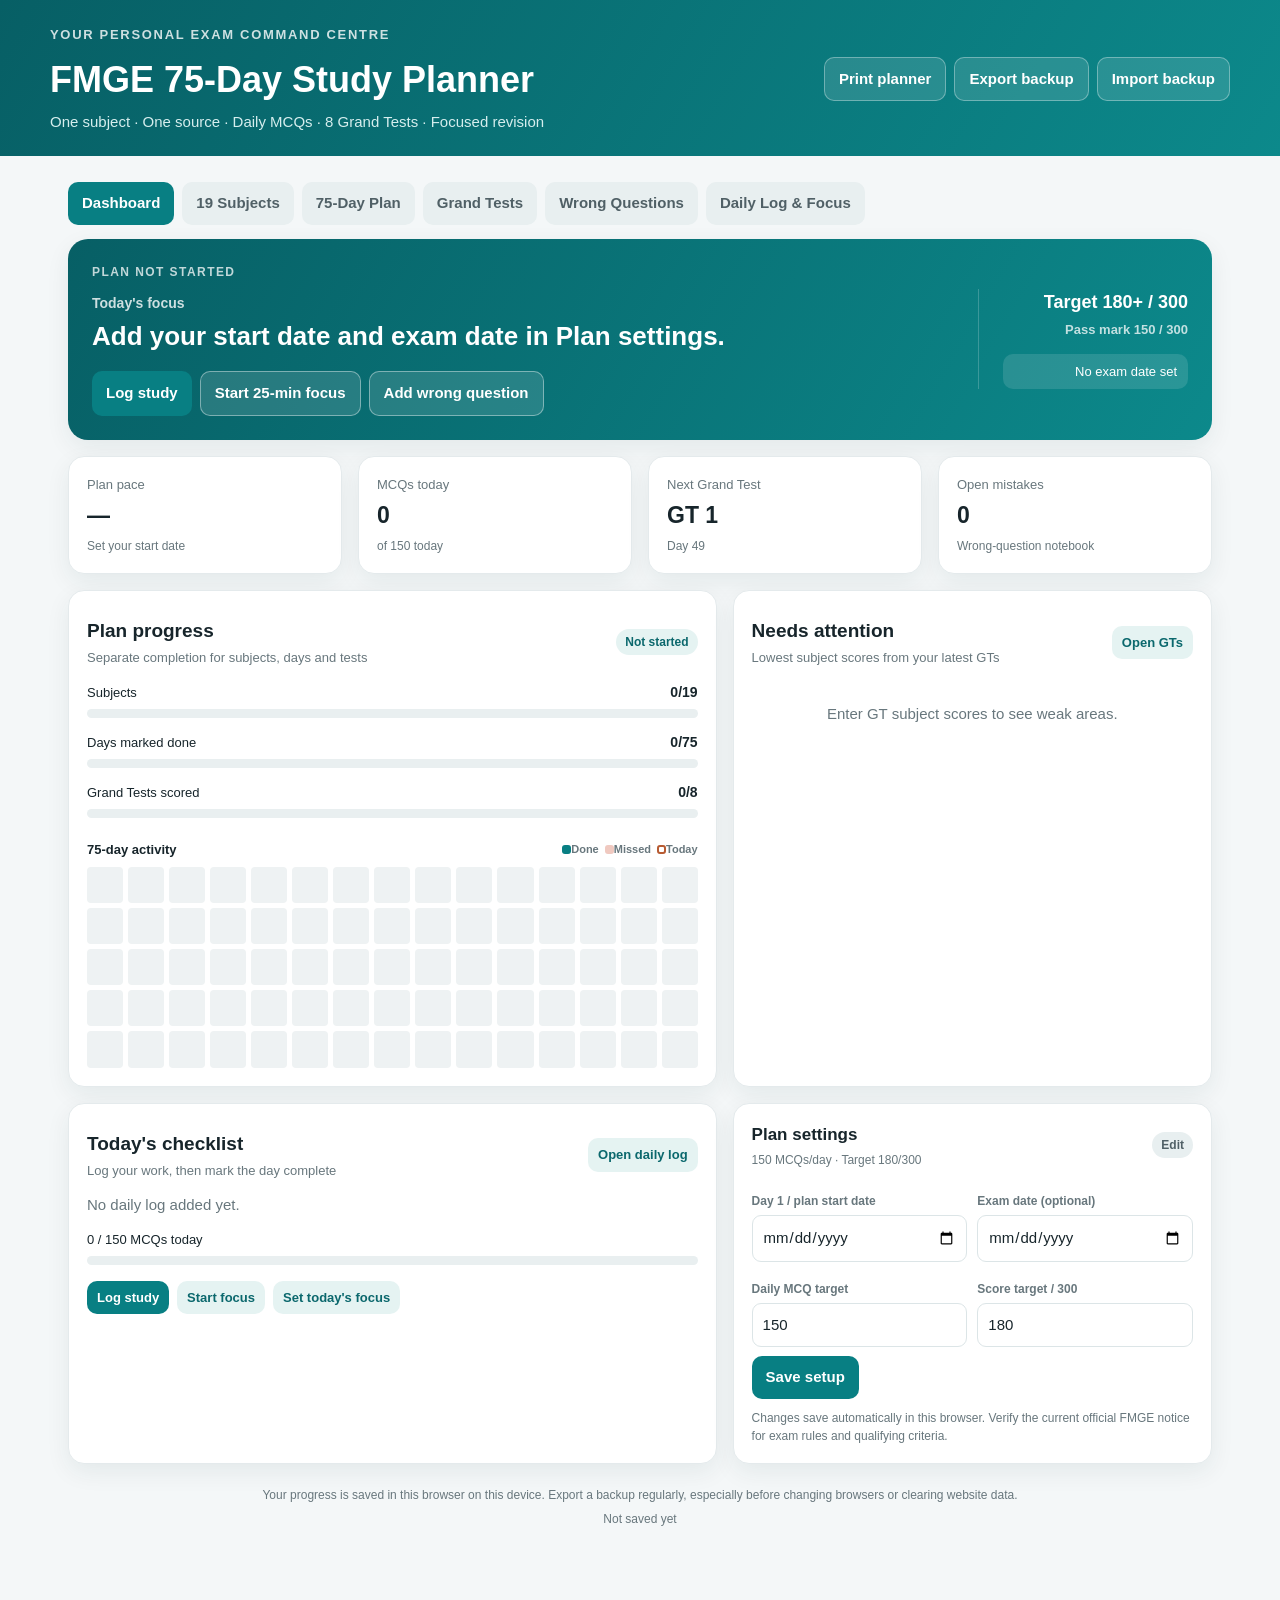
<file: index.html>
<!DOCTYPE html>
<html lang="en">
<head>
<meta charset="UTF-8">
<meta name="viewport" content="width=device-width, initial-scale=1.0">
<meta name="theme-color" content="#087f83">
<meta name="description" content="Offline-friendly 75-day FMGE study planner with subject tracking, grand tests, wrong-question notebook and a focus timer.">
<title>FMGE 75-Day Study Planner</title>
<link rel="icon" href="data:image/svg+xml,<svg xmlns='http://www.w3.org/2000/svg' viewBox='0 0 100 100'><text y='.9em' font-size='90'>📚</text></svg>">
<link rel="stylesheet" href="assets/styles.css">
</head>
<body>

<header>
  <div class="top">
    <div class="hero">
      <div class="brand">YOUR PERSONAL EXAM COMMAND CENTRE</div>
      <h1>FMGE 75-Day Study Planner</h1>
      <p>One subject · One source · Daily MCQs · 8 Grand Tests · Focused revision</p>
    </div>
    <div class="head-actions">
      <button class="light" id="printBtn" type="button">Print planner</button>
      <button class="light" id="exportBtn" type="button">Export backup</button>
      <button class="light" id="importBtn" type="button">Import backup</button>
      <input id="importFile" type="file" accept="application/json,.json" hidden>
    </div>
  </div>
</header>

<main>
  <nav class="tabs" role="tablist" aria-label="Planner sections">
    <button class="tab active" id="tab-dashboard" role="tab" aria-selected="true" aria-controls="dashboard" data-tab="dashboard" type="button">Dashboard</button>
    <button class="tab" id="tab-subjects" role="tab" aria-selected="false" aria-controls="subjects" data-tab="subjects" type="button">19 Subjects</button>
    <button class="tab" id="tab-schedule" role="tab" aria-selected="false" aria-controls="schedule" data-tab="schedule" type="button">75-Day Plan</button>
    <button class="tab" id="tab-tests" role="tab" aria-selected="false" aria-controls="tests" data-tab="tests" type="button">Grand Tests</button>
    <button class="tab" id="tab-mistakes" role="tab" aria-selected="false" aria-controls="mistakes" data-tab="mistakes" type="button">Wrong Questions</button>
    <button class="tab" id="tab-daily" role="tab" aria-selected="false" aria-controls="daily" data-tab="daily" type="button">Daily Log &amp; Focus</button>
  </nav>

  <section id="dashboard" class="panel active" role="tabpanel" aria-labelledby="tab-dashboard">
    <div class="hero-card">
      <div class="hero-main">
        <div class="hero-eyebrow" id="heroEyebrow">PLAN NOT STARTED</div>
        <h2 class="hero-title">Today's focus</h2>
        <p class="hero-focus" id="heroFocus">Add your start date and exam date in Plan settings.</p>
        <div class="hero-actions">
          <button class="primary" id="heroLog" type="button">Log study</button>
          <button class="light" id="heroFocusBtn" type="button">Start 25-min focus</button>
          <button class="light" id="heroWrongBtn" type="button">Add wrong question</button>
        </div>
      </div>
      <div class="hero-side">
        <div class="hero-target" id="heroTarget">Target 180+ / 300</div>
        <div class="hero-target subtle">Pass mark 150 / 300</div>
        <div class="hero-countdown" id="heroCountdown" role="status">No exam date set</div>
      </div>
    </div>

    <div class="grid stats kpis">
      <div class="card">
        <div class="stat-label">Plan pace</div>
        <div class="stat-value" id="kpiPace">—</div>
        <div class="stat-sub" id="kpiPaceSub">Set your start date</div>
      </div>
      <div class="card">
        <div class="stat-label">MCQs today</div>
        <div class="stat-value" id="kpiMcqToday">0</div>
        <div class="stat-sub" id="kpiMcqSub">of 150 target</div>
      </div>
      <div class="card">
        <div class="stat-label">Next Grand Test</div>
        <div class="stat-value" id="kpiNextGt">GT 1</div>
        <div class="stat-sub" id="kpiNextGtSub">Day 49</div>
      </div>
      <div class="card">
        <div class="stat-label">Open mistakes</div>
        <div class="stat-value" id="kpiMistakes">0</div>
        <div class="stat-sub" id="kpiMistakesSub">Wrong-question notebook</div>
      </div>
    </div>

    <div class="grid two">
      <div class="card">
        <div class="section-title">
          <div><h2>Plan progress</h2><p>Separate completion for subjects, days and tests</p></div>
          <span class="pill" id="dayNow">Not started</span>
        </div>

        <div class="progress-row">
          <div class="progress-row-head"><span>Subjects</span><b id="subjectsDone">0/19</b></div>
          <div class="progress" id="subjectsProgress" role="progressbar" aria-label="Subject completion" aria-valuemin="0" aria-valuemax="100" aria-valuenow="0"><span id="subjectsBar"></span></div>
        </div>
        <div class="progress-row">
          <div class="progress-row-head"><span>Days marked done</span><b id="daysDone">0/75</b></div>
          <div class="progress" id="daysProgress" role="progressbar" aria-label="Day completion" aria-valuemin="0" aria-valuemax="100" aria-valuenow="0"><span id="daysBar"></span></div>
        </div>
        <div class="progress-row">
          <div class="progress-row-head"><span>Grand Tests scored</span><b id="gtDone">0/8</b></div>
          <div class="progress" id="gtProgress" role="progressbar" aria-label="Grand Test completion" aria-valuemin="0" aria-valuemax="100" aria-valuenow="0"><span id="gtBar"></span></div>
        </div>

        <div class="heatmap-head">
          <span>75-day activity</span>
          <span class="heatmap-key"><span class="dot done"></span>Done <span class="dot missed"></span>Missed <span class="dot today"></span>Today</span>
        </div>
        <div class="heatmap" id="heatmap" role="img" aria-label="75-day completion heatmap"></div>
      </div>

      <div class="card">
        <div class="section-title">
          <div><h2>Needs attention</h2><p>Lowest subject scores from your latest GTs</p></div>
          <button class="soft small" id="openTests" type="button">Open GTs</button>
        </div>
        <div id="weakList"></div>
      </div>
    </div>

    <div class="grid two" style="margin-top:16px">
      <div class="card">
        <div class="section-title">
          <div><h2>Today's checklist</h2><p>Log your work, then mark the day complete</p></div>
          <button class="soft small" id="openDaily" type="button">Open daily log</button>
        </div>
        <div id="todaySummary" class="muted">No daily log added yet.</div>
        <div class="mcq-today">
          <span id="todayMcqLabel">0 / 150 MCQs today</span>
          <span class="muted" id="todayHours"></span>
        </div>
        <div class="progress" id="todayProgress" role="progressbar" aria-label="Today's MCQ target" aria-valuemin="0" aria-valuemax="100" aria-valuenow="0">
          <span id="todayBar"></span>
        </div>
        <div class="today-actions">
          <button class="primary small" id="todayLogBtn" type="button">Log study</button>
          <button class="soft small" id="todayFocusBtn" type="button">Start focus</button>
          <button class="soft small" id="openDayPlan" type="button">Set today's focus</button>
        </div>
      </div>

      <div class="card">
        <details id="planDetails">
          <summary>
            <span class="summary-text"><b>Plan settings</b><span class="muted" id="planSummary">Set your start date to activate the plan</span></span>
            <span class="pill">Edit</span>
          </summary>
          <div class="details-body">
            <div class="row">
              <div class="field">
                <label for="startDate">Day 1 / plan start date</label>
                <input type="date" id="startDate">
              </div>
              <div class="field">
                <label for="examDate">Exam date (optional)</label>
                <input type="date" id="examDate">
              </div>
            </div>
            <div class="row">
              <div class="field">
                <label for="mcqTarget">Daily MCQ target</label>
                <input type="number" min="1" max="1000" id="mcqTarget" value="150">
              </div>
              <div class="field">
                <label for="scoreTarget">Score target / 300</label>
                <input type="number" min="1" max="300" id="scoreTarget" value="180">
              </div>
            </div>
            <button class="primary" id="saveSettingsBtn" type="button">Save setup</button>
            <p class="muted" style="font-size:12px;margin:10px 0 0">Changes save automatically in this browser. Verify the current official FMGE notice for exam rules and qualifying criteria.</p>
          </div>
        </details>
      </div>
    </div>
  </section>

  <section id="subjects" class="panel" role="tabpanel" aria-labelledby="tab-subjects">
    <div class="section-title">
      <div><h2>19 subjects · one source each</h2><p>Choose one main revision platform. Reference books are for doubts, not parallel reading.</p></div>
      <span class="pill" id="subjectProgress">0/19 done</span>
    </div>
    <div class="notice" style="margin-bottom:14px">Main revision notes/videos: choose ONE platform (Marrow, PrepLadder or DAMS). Use the book listed for clarification and difficult concepts. Avoid switching sources repeatedly.</div>
    <div class="card">
      <div class="row" style="margin-bottom:12px">
        <div class="field">
          <label for="platform">Your one main platform</label>
          <select id="platform">
            <option value="">Choose platform</option>
            <option>Marrow</option>
            <option>PrepLadder</option>
            <option>DAMS</option>
            <option>Other</option>
          </select>
        </div>
        <div class="field">
          <label for="platformOther">Other platform (if selected)</label>
          <input id="platformOther" placeholder="Enter platform name">
        </div>
      </div>
      <div class="table-wrap">
        <table>
          <thead><tr><th>Done</th><th>Subject</th><th>Reference book / source</th><th>What I read / covered</th><th>What is left</th></tr></thead>
          <tbody id="subjectRows"></tbody>
        </table>
      </div>
    </div>
  </section>

  <section id="schedule" class="panel" role="tabpanel" aria-labelledby="tab-schedule">
    <div class="section-title">
      <div><h2>75-day timetable</h2><p>Follow the phases and adjust the daily subject split to your pace.</p></div>
    </div>
    <div class="card" id="phaseList"></div>
    <div class="card" style="margin-top:16px">
      <div class="section-title">
        <div><h2>Day-by-day tracker</h2><p>Mark each day complete and add your focus for that day.</p></div>
        <span class="pill" id="planProgress">0/75 days</span>
      </div>
      <div class="table-wrap">
        <table>
          <thead><tr><th>Done</th><th>Day</th><th>Calendar date</th><th>Plan / focus</th><th>Your notes</th></tr></thead>
          <tbody id="dayRows"></tbody>
        </table>
      </div>
    </div>
  </section>

  <section id="tests" class="panel" role="tabpanel" aria-labelledby="tab-tests">
    <div class="section-title">
      <div><h2>8 Grand Tests in 75 days</h2><p>Every GT: full exam simulation · 2 parts × 150 questions (as in your reference plan).</p></div>
    </div>
    <div class="card">
      <h3 style="margin-top:0">GT schedule</h3>
      <div class="gt-grid" id="gtSchedule"></div>
      <div class="muted" style="font-size:12px;margin-top:12px">Block 1: GT 1–4. Block 2: GT 5–8, closer together.</div>
    </div>
    <div class="card" style="margin-top:16px">
      <div class="section-title">
        <div><h2>GT score &amp; analysis tracker</h2><p>Complete the analysis on the same day. Suggested analysis time: 3 hours.</p></div>
      </div>
      <div class="table-wrap">
        <table>
          <thead><tr><th>GT</th><th>Day</th><th>Date</th><th>Score / 300</th><th>Analysis done</th><th>Weak areas / action</th></tr></thead>
          <tbody id="gtRows"></tbody>
        </table>
      </div>
    </div>
    <div class="card" style="margin-top:16px">
      <div class="section-title">
        <div><h2>GT subject-wise score analysis</h2><p>Enter the percentage for each subject after every GT. Compare the latest two tests and identify subjects needing extra revision.</p></div>
        <span class="pill">50% benchmark</span>
      </div>
      <div class="notice">Rule: below 50% in 2 consecutive GTs = assign that subject 1 extra revision day. A missing score is not counted as a failed GT.</div>
      <div class="field" style="max-width:260px">
        <label for="subjectGTSelect">Choose GT to enter / review</label>
        <select id="subjectGTSelect"></select>
      </div>
      <div class="analysis-summary">
        <div><span class="muted" style="font-size:12px">OK</span><b id="gtOkCount">0</b><span class="muted" style="font-size:11px">Latest score ≥50%</span></div>
        <div><span class="muted" style="font-size:12px">Watch</span><b id="gtWatchCount">0</b><span class="muted" style="font-size:11px">One score below 50%</span></div>
        <div><span class="muted" style="font-size:12px">Extra revision</span><b id="gtReviseCount">0</b><span class="muted" style="font-size:11px">Two GTs in a row below 50%</span></div>
      </div>
      <div class="subject-analysis-grid" id="subjectGTGrid"></div>
      <div class="section-title" style="margin-top:20px">
        <div><h3 style="margin:0">Subject-wise action report</h3><p>Based on the latest two GTs with recorded scores.</p></div>
      </div>
      <div id="subjectGTReport"></div>
    </div>
  </section>

  <section id="mistakes" class="panel" role="tabpanel" aria-labelledby="tab-mistakes">
    <div class="section-title">
      <div><h2>Wrong-question notebook</h2><p>Every incorrect question goes into one of these four buckets.</p></div>
    </div>
    <div class="card">
      <div class="category"><div class="number">1</div><div><b>Not read</b><p>Never studied this topic.</p></div></div>
      <div class="category"><div class="number">2</div><div><b>Read, still wrong</b><p>Studied it but got it wrong.</p></div></div>
      <div class="category"><div class="number">3</div><div><b>Silly mistake</b><p>You knew it, but misread or slipped.</p></div></div>
      <div class="category" style="border:0"><div class="number">4</div><div><b>Confused between 2 options</b><p>The second option confused you.</p></div></div>
    </div>
    <div class="card" style="margin-top:16px">
      <h3 style="margin-top:0">Add a wrong question</h3>
      <div class="row">
        <div class="field">
          <label for="wrongSubject">Subject</label>
          <select id="wrongSubject"></select>
        </div>
        <div class="field">
          <label for="wrongCategory">Category</label>
          <select id="wrongCategory">
            <option value="1">1 · Not read</option>
            <option value="2">2 · Read, still wrong</option>
            <option value="3">3 · Silly mistake</option>
            <option value="4">4 · Confused between 2 options</option>
          </select>
        </div>
      </div>
      <div class="row">
        <div class="field">
          <label for="wrongTopic">Topic / question reference</label>
          <input id="wrongTopic" placeholder="e.g. Nephrotic syndrome">
        </div>
        <div class="field">
          <label for="wrongDate">Date</label>
          <input type="date" id="wrongDate">
        </div>
      </div>
      <div class="field">
        <label for="wrongNote">Correct concept / why I got it wrong / next action</label>
        <textarea id="wrongNote" placeholder="Write the key learning point..."></textarea>
      </div>
      <button class="primary" id="addWrongBtn" type="button">Add to notebook</button>
    </div>
    <div class="card" style="margin-top:16px">
      <div class="section-title">
        <div><h2>Saved mistakes</h2><p id="wrongCount">0 entries</p></div>
        <button class="soft small" id="clearWrongBtn" type="button">Clear all</button>
      </div>
      <div id="wrongList"></div>
    </div>
  </section>

  <section id="daily" class="panel" role="tabpanel" aria-labelledby="tab-daily">
    <div class="section-title">
      <div><h2>Daily study log</h2><p>Track actual study time, coverage and MCQs — not just planned hours.</p></div>
    </div>
    <div class="grid two">
      <div class="card">
        <h3 style="margin-top:0">Log today's work</h3>
        <div class="row">
          <div class="field">
            <label for="logDate">Date</label>
            <input type="date" id="logDate">
          </div>
          <div class="field">
            <label for="logSubject">Subject</label>
            <select id="logSubject"></select>
          </div>
        </div>
        <div class="row">
          <div class="field">
            <label for="studyHours">Study hours</label>
            <input type="number" id="studyHours" min="0" max="24" value="0">
          </div>
          <div class="field">
            <label for="studyMinutes">Minutes</label>
            <input type="number" id="studyMinutes" min="0" max="59" value="0">
          </div>
        </div>
        <div class="row">
          <div class="field">
            <label for="mcqs">MCQs solved</label>
            <input type="number" id="mcqs" min="0" value="0">
          </div>
          <div class="field">
            <label for="correct">MCQs correct</label>
            <input type="number" id="correct" min="0" value="0">
          </div>
        </div>
        <div class="field">
          <label for="readToday">What I read / completed</label>
          <textarea id="readToday" placeholder="Topics, videos, notes..."></textarea>
        </div>
        <div class="field">
          <label for="leftToday">What is left / revise next</label>
          <textarea id="leftToday" placeholder="Pending topics and next action..."></textarea>
        </div>
        <div class="error" id="logError" role="alert"></div>
        <button class="primary" id="saveLogBtn" type="button">Save daily log</button>
      </div>

      <div class="card timer">
        <h3 style="margin-top:0">Focus timer</h3>
        <p class="muted">Pomodoro, stopwatch or custom focus session</p>
        <div class="row">
          <div class="field">
            <label for="timerMode">Mode</label>
            <select id="timerMode">
              <option value="pomodoro">Pomodoro · 25 min</option>
              <option value="short">Short break · 5 min</option>
              <option value="long">Long break · 15 min</option>
              <option value="stopwatch">Stopwatch</option>
              <option value="custom">Custom countdown</option>
            </select>
          </div>
          <div class="field">
            <label for="customMinutes">Custom minutes</label>
            <input type="number" id="customMinutes" min="1" max="600" value="50">
          </div>
        </div>
        <div class="clock" id="clock" role="timer" aria-live="off">25:00</div>
        <div class="timer-controls">
          <button class="primary" id="timerStart" type="button">Start</button>
          <button class="soft" id="timerReset" type="button">Reset</button>
        </div>
        <p class="muted" id="timerStatus" aria-live="polite">Focus on one task until the timer ends.</p>
      </div>
    </div>

    <div class="card" style="margin-top:16px">
      <div class="section-title">
        <div><h2>Daily history</h2><p>Saved logs on this device</p></div>
      </div>
      <div id="logHistory"></div>
    </div>
  </section>

  <footer class="muted" style="font-size:12px;text-align:center;margin-top:22px">
    <div>Your progress is saved in this browser on this device. Export a backup regularly, especially before changing browsers or clearing website data.</div>
    <div id="lastSaved" style="margin-top:6px">Not saved yet</div>
  </footer>
</main>

<div id="toast" class="toast" role="status" aria-live="polite"></div>

<script src="assets/app.js"></script>
</body>
</html>
</file>
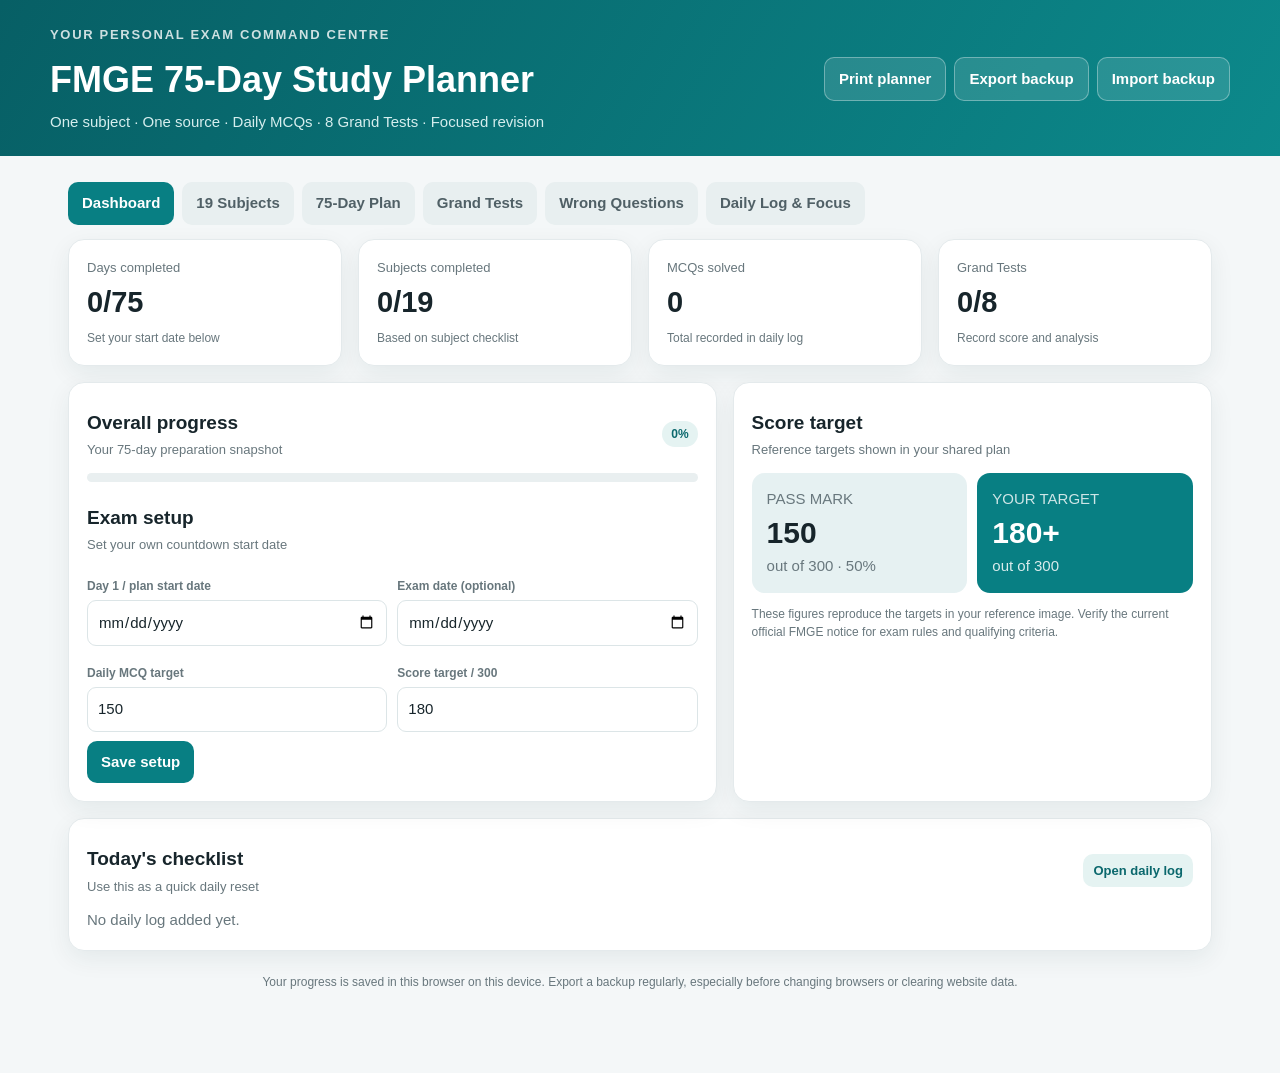
<file: archive/FMGE_75_Day_Study_Planner_GT_Analysis.html>
<!DOCTYPE html>
<html lang="en">
<head>
<meta charset="UTF-8">
<meta name="viewport" content="width=device-width, initial-scale=1.0">
<meta name="theme-color" content="#087f83">
<title>FMGE 75-Day Study Planner</title>
<style>
:root{--teal:#087f83;--teal2:#0b686d;--mint:#e5f3f2;--ink:#17252b;--muted:#68777d;--line:#e4eaec;--bg:#f4f7f8;--white:#fff;--orange:#b75b32;--shadow:0 8px 24px rgba(20,55,60,.07)}
*{box-sizing:border-box}body{margin:0;background:var(--bg);color:var(--ink);font:15px/1.5 Inter,-apple-system,BlinkMacSystemFont,"Segoe UI",sans-serif}
header{background:linear-gradient(120deg,#075f65,#0c898b);color:#fff;padding:25px max(20px,calc((100% - 1180px)/2)) 23px}
.top{display:flex;justify-content:space-between;gap:16px;align-items:center;flex-wrap:wrap}.brand{font-size:13px;letter-spacing:.13em;font-weight:800;opacity:.8}.hero h1{font-size:clamp(25px,4vw,36px);margin:8px 0 4px}.hero p{margin:0;color:#d6eeee}.head-actions{display:flex;gap:8px;flex-wrap:wrap}
button,.btn{border:0;border-radius:10px;padding:10px 14px;font:inherit;font-weight:650;cursor:pointer}.primary{background:var(--teal);color:white}.light{background:#ffffff20;color:white;border:1px solid #ffffff55}.soft{background:var(--mint);color:var(--teal2)}.danger{background:#fff0eb;color:#a33e20}.small{padding:7px 10px;font-size:13px}
main{max-width:1180px;margin:22px auto;padding:0 18px 60px}.tabs{display:flex;gap:8px;overflow:auto;padding:4px 0 14px}.tab{white-space:nowrap;background:#e8eff0;color:#506066}.tab.active{background:var(--teal);color:white}
.panel{display:none}.panel.active{display:block}.grid{display:grid;gap:16px}.stats{grid-template-columns:repeat(4,minmax(0,1fr));margin-bottom:16px}.card{background:var(--white);border:1px solid var(--line);border-radius:16px;padding:18px;box-shadow:var(--shadow)}.stat-label{color:var(--muted);font-size:13px}.stat-value{font-size:29px;font-weight:800;margin:4px 0}.stat-sub{color:var(--muted);font-size:12px}.section-title{display:flex;justify-content:space-between;align-items:center;gap:12px;margin:8px 0 13px}.section-title h2{font-size:19px;margin:0}.section-title p{margin:3px 0 0;color:var(--muted);font-size:13px}
.progress{height:9px;border-radius:20px;background:#e9eff0;overflow:hidden}.progress span{display:block;height:100%;background:var(--teal);border-radius:20px;width:0}
.two{grid-template-columns:1.15fr .85fr}.three{grid-template-columns:repeat(3,1fr)}.field{display:flex;flex-direction:column;gap:5px;margin:9px 0}.field label{font-size:12px;color:var(--muted);font-weight:700}.field input,.field select,.field textarea{width:100%;border:1px solid #dce5e7;border-radius:9px;padding:10px;background:#fff;color:var(--ink);font:inherit}.field textarea{min-height:75px;resize:vertical}.row{display:flex;gap:10px;align-items:center;flex-wrap:wrap}.row>*{flex:1}.muted{color:var(--muted)}.pill{display:inline-block;padding:4px 9px;background:var(--mint);color:var(--teal2);border-radius:30px;font-size:12px;font-weight:700}.table-wrap{overflow:auto}table{width:100%;border-collapse:collapse;min-width:620px}th,td{text-align:left;padding:11px 9px;border-bottom:1px solid var(--line);vertical-align:middle}th{font-size:12px;color:var(--muted);text-transform:uppercase;letter-spacing:.04em}td{font-size:14px}td input[type=checkbox]{width:18px;height:18px;accent-color:var(--teal)}.subject-name{font-weight:750}.book{color:var(--muted)}.phase{border-left:4px solid var(--teal);padding:2px 0 2px 13px;margin:14px 0}.phase strong{display:block}.phase span{color:var(--muted);font-size:13px}.gt-grid{display:grid;grid-template-columns:repeat(4,1fr);gap:10px}.gt{background:#087f83;color:#fff;border-radius:13px;padding:13px;text-align:center}.gt b{display:block;font-size:18px}.gt span{font-size:12px;opacity:.85}.category{display:flex;gap:10px;align-items:flex-start;padding:12px 0;border-bottom:1px solid var(--line)}.number{width:28px;height:28px;border-radius:50%;background:var(--mint);color:var(--teal);display:grid;place-items:center;font-weight:800;flex:none}.category p{margin:2px 0 0;color:var(--muted);font-size:13px}.timer{text-align:center}.clock{font-size:44px;font-weight:800;letter-spacing:.04em;margin:15px 0}.timer-controls{display:flex;justify-content:center;gap:8px;flex-wrap:wrap}.list-item{display:flex;justify-content:space-between;gap:10px;align-items:center;padding:10px 0;border-bottom:1px solid var(--line)}.empty{padding:22px;text-align:center;color:var(--muted)}.notice{background:#fff8e9;border:1px solid #f2dfb8;padding:12px;border-radius:12px;color:#76521d;font-size:13px}
@media(max-width:760px){.stats{grid-template-columns:repeat(2,1fr)}.two,.three{grid-template-columns:1fr}.gt-grid{grid-template-columns:repeat(2,1fr)}main{padding-left:12px;padding-right:12px}.card{padding:15px}}
@media print{header{background:#fff;color:#111;padding:10px}.head-actions,.tabs,button{display:none!important}body{background:#fff}.panel{display:block!important;break-inside:avoid}.card{box-shadow:none;break-inside:avoid}main{max-width:none}}

.subject-analysis-grid{display:grid;grid-template-columns:repeat(2,minmax(0,1fr));gap:14px}
.subject-analysis-card{border:1px solid var(--line);border-radius:12px;padding:13px;background:#fff}
.subject-analysis-card h4{margin:0 0 9px;font-size:15px}
.subject-score-row{display:grid;grid-template-columns:1fr 72px 72px;gap:8px;align-items:center;padding:7px 0;border-bottom:1px solid var(--line)}
.subject-score-row:last-child{border-bottom:0}
.subject-score-row input{width:100%;min-width:0;border:1px solid #dce5e7;border-radius:8px;padding:7px;font:inherit}
.status-ok{color:var(--teal2);font-weight:750}.status-watch{color:#9a6a19;font-weight:750}.status-revise{color:#a33e20;font-weight:800}
.analysis-summary{display:grid;grid-template-columns:repeat(3,minmax(0,1fr));gap:10px;margin:12px 0}
.analysis-summary>div{background:#f4f7f8;border-radius:10px;padding:12px}
.analysis-summary b{display:block;font-size:21px}
@media(max-width:760px){.subject-analysis-grid{grid-template-columns:1fr}.analysis-summary{grid-template-columns:repeat(3,1fr)}.subject-score-row{grid-template-columns:1fr 64px 64px}}

</style>
</head>
<body>
<header><div class="top"><div class="hero"><div class="brand">YOUR PERSONAL EXAM COMMAND CENTRE</div><h1>FMGE 75-Day Study Planner</h1><p>One subject · One source · Daily MCQs · 8 Grand Tests · Focused revision</p></div><div class="head-actions"><button class="light" onclick="window.print()">Print planner</button><button class="light" onclick="exportData()">Export backup</button><button class="light" onclick="document.getElementById('importFile').click()">Import backup</button><input id="importFile" type="file" accept="application/json" hidden onchange="importData(event)"></div></div></header>
<main>
<nav class="tabs" aria-label="Planner sections">
<button class="tab active" data-tab="dashboard">Dashboard</button><button class="tab" data-tab="subjects">19 Subjects</button><button class="tab" data-tab="schedule">75-Day Plan</button><button class="tab" data-tab="tests">Grand Tests</button><button class="tab" data-tab="mistakes">Wrong Questions</button><button class="tab" data-tab="daily">Daily Log & Focus</button>
</nav>
<section id="dashboard" class="panel active">
<div class="grid stats">
<div class="card"><div class="stat-label">Days completed</div><div class="stat-value" id="daysDone">0/75</div><div class="stat-sub" id="dayNow">Set your start date below</div></div>
<div class="card"><div class="stat-label">Subjects completed</div><div class="stat-value" id="subjectsDone">0/19</div><div class="stat-sub">Based on subject checklist</div></div>
<div class="card"><div class="stat-label">MCQs solved</div><div class="stat-value" id="mcqTotal">0</div><div class="stat-sub">Total recorded in daily log</div></div>
<div class="card"><div class="stat-label">Grand Tests</div><div class="stat-value" id="gtDone">0/8</div><div class="stat-sub">Record score and analysis</div></div>
</div>
<div class="grid two">
<div class="card"><div class="section-title"><div><h2>Overall progress</h2><p>Your 75-day preparation snapshot</p></div><span class="pill" id="overallPct">0%</span></div><div class="progress"><span id="overallBar"></span></div>
<div class="section-title" style="margin-top:22px"><div><h2>Exam setup</h2><p>Set your own countdown start date</p></div></div>
<div class="row"><div class="field"><label>Day 1 / plan start date</label><input type="date" id="startDate"></div><div class="field"><label>Exam date (optional)</label><input type="date" id="examDate"></div></div>
<div class="row"><div class="field"><label>Daily MCQ target</label><input type="number" min="1" id="mcqTarget" value="150"></div><div class="field"><label>Score target / 300</label><input type="number" min="1" max="300" id="scoreTarget" value="180"></div></div>
<button class="primary" onclick="saveSettings()">Save setup</button>
</div>
<div class="card"><div class="section-title"><div><h2>Score target</h2><p>Reference targets shown in your shared plan</p></div></div><div class="row"><div style="background:#e6f1f2;border-radius:13px;padding:15px"><div class="muted">PASS MARK</div><div style="font-size:30px;font-weight:850">150</div><div class="muted">out of 300 · 50%</div></div><div style="background:#087f83;color:white;border-radius:13px;padding:15px"><div style="opacity:.8">YOUR TARGET</div><div style="font-size:30px;font-weight:850" id="targetDisplay">180+</div><div style="opacity:.85">out of 300</div></div></div><p class="muted" style="font-size:12px">These figures reproduce the targets in your reference image. Verify the current official FMGE notice for exam rules and qualifying criteria.</p></div>
</div>
<div class="card" style="margin-top:16px"><div class="section-title"><div><h2>Today's checklist</h2><p>Use this as a quick daily reset</p></div><button class="soft small" onclick="document.querySelector('[data-tab=daily]').click()">Open daily log</button></div><div id="todaySummary" class="muted">No daily log added yet.</div></div>
</section>

<section id="subjects" class="panel">
<div class="section-title"><div><h2>19 subjects · one source each</h2><p>Choose one main revision platform. Reference books are for doubts, not parallel reading.</p></div><span class="pill" id="subjectProgress">0/19 done</span></div>
<div class="notice" style="margin-bottom:14px">Main revision notes/videos: choose ONE platform (Marrow, PrepLadder or DAMS). Use the book listed for clarification and difficult concepts. Avoid switching sources repeatedly.</div>
<div class="card"><div class="row" style="margin-bottom:12px"><div class="field"><label>Your one main platform</label><select id="platform"><option value="">Choose platform</option><option>Marrow</option><option>PrepLadder</option><option>DAMS</option><option>Other</option></select></div><div class="field"><label>Other platform (if selected)</label><input id="platformOther" placeholder="Enter platform name"></div></div><div class="table-wrap"><table><thead><tr><th>Done</th><th>Subject</th><th>Reference book / source</th><th>What I read / covered</th><th>What is left</th></tr></thead><tbody id="subjectRows"></tbody></table></div></div>
</section>

<section id="schedule" class="panel">
<div class="section-title"><div><h2>75-day timetable</h2><p>Follow the phases and adjust the daily subject split to your pace.</p></div></div>
<div class="card">
<div class="phase"><strong>Day 1–31 · Round 1</strong><span>All 19 subjects, high-yield first. Complete first-pass notes/videos and MCQs.</span></div>
<div class="phase"><strong>Day 32–48 · Revision 1</strong><span>First revision + previous-year questions (PYQs).</span></div>
<div class="phase"><strong>Day 49–63 · GT block 1</strong><span>GT 1 to 4 + same-day analysis + weak-subject revision.</span></div>
<div class="phase"><strong>Day 64–73 · GT block 2</strong><span>GT 5 to 8 + same-day analysis.</span></div>
<div class="phase" style="border-color:#b75b32"><strong>Day 74–75 · Final revision</strong><span>Final revision only. No new topics.</span></div>
</div>
<div class="card" style="margin-top:16px"><div class="section-title"><div><h2>Day-by-day tracker</h2><p>Mark each day complete and add your focus for that day.</p></div><span class="pill" id="planProgress">0/75 days</span></div><div class="table-wrap"><table><thead><tr><th>Done</th><th>Day</th><th>Calendar date</th><th>Plan / focus</th><th>Your notes</th></tr></thead><tbody id="dayRows"></tbody></table></div></div>
</section>

<section id="tests" class="panel">
<div class="section-title"><div><h2>8 Grand Tests in 75 days</h2><p>Every GT: full exam simulation · 2 parts × 150 questions (as in your reference plan).</p></div></div>
<div class="card"><h3 style="margin-top:0">GT schedule</h3><div class="gt-grid" id="gtSchedule"></div><div class="muted" style="font-size:12px;margin-top:12px">Block 1: GT 1–4. Block 2: GT 5–8, closer together.</div></div>
<div class="card" style="margin-top:16px"><div class="section-title"><div><h2>GT score & analysis tracker</h2><p>Complete the analysis on the same day. Suggested analysis time: 3 hours.</p></div></div><div class="table-wrap"><table><thead><tr><th>GT</th><th>Day</th><th>Date</th><th>Score / 300</th><th>Analysis done</th><th>Weak areas / action</th></tr></thead><tbody id="gtRows"></tbody></table></div></div>
<div class="card" style="margin-top:16px">
 <div class="section-title"><div><h2>GT subject-wise score analysis</h2><p>Enter the percentage for each subject after every GT. Compare the latest two tests and identify subjects needing extra revision.</p></div><span class="pill">50% benchmark</span></div>
 <div class="notice">Rule: below 50% in 2 consecutive GTs = assign that subject 1 extra revision day. A missing score is not counted as a failed GT.</div>
 <div class="field" style="max-width:260px"><label>Choose GT to enter / review</label><select id="subjectGTSelect"></select></div>
 <div class="analysis-summary">
  <div><span class="muted" style="font-size:12px">OK</span><b id="gtOkCount">0</b><span class="muted" style="font-size:11px">Latest score ≥50%</span></div>
  <div><span class="muted" style="font-size:12px">Watch</span><b id="gtWatchCount">0</b><span class="muted" style="font-size:11px">One score below 50%</span></div>
  <div><span class="muted" style="font-size:12px">Extra revision</span><b id="gtReviseCount">0</b><span class="muted" style="font-size:11px">Two GTs in a row below 50%</span></div>
 </div>
 <div class="subject-analysis-grid" id="subjectGTGrid"></div>
 <div class="section-title" style="margin-top:20px"><div><h3 style="margin:0">Subject-wise action report</h3><p>Based on the latest two GTs with recorded scores.</p></div></div>
 <div id="subjectGTReport"></div>
</div>
</section>

<section id="mistakes" class="panel">
<div class="section-title"><div><h2>Wrong-question notebook</h2><p>Every incorrect question goes into one of these four buckets.</p></div></div>
<div class="card">
<div class="category"><div class="number">1</div><div><b>Not read</b><p>Never studied this topic.</p></div></div>
<div class="category"><div class="number">2</div><div><b>Read, still wrong</b><p>Studied it but got it wrong.</p></div></div>
<div class="category"><div class="number">3</div><div><b>Silly mistake</b><p>You knew it, but misread or slipped.</p></div></div>
<div class="category" style="border:0"><div class="number">4</div><div><b>Confused between 2 options</b><p>The second option confused you.</p></div></div>
</div>
<div class="card" style="margin-top:16px"><h3 style="margin-top:0">Add a wrong question</h3><div class="row"><div class="field"><label>Subject</label><select id="wrongSubject"></select></div><div class="field"><label>Category</label><select id="wrongCategory"><option value="1">1 · Not read</option><option value="2">2 · Read, still wrong</option><option value="3">3 · Silly mistake</option><option value="4">4 · Confused between 2 options</option></select></div></div><div class="row"><div class="field"><label>Topic / question reference</label><input id="wrongTopic" placeholder="e.g. Nephrotic syndrome"></div><div class="field"><label>Date</label><input type="date" id="wrongDate"></div></div><div class="field"><label>Correct concept / why I got it wrong / next action</label><textarea id="wrongNote" placeholder="Write the key learning point..."></textarea></div><button class="primary" onclick="addWrong()">Add to notebook</button></div>
<div class="card" style="margin-top:16px"><div class="section-title"><div><h2>Saved mistakes</h2><p id="wrongCount">0 entries</p></div><button class="soft small" onclick="clearWrong()">Clear all</button></div><div id="wrongList"></div></div>
</section>

<section id="daily" class="panel">
<div class="section-title"><div><h2>Daily study log</h2><p>Track actual study time, coverage and MCQs—not just planned hours.</p></div></div>
<div class="grid two">
<div class="card"><h3 style="margin-top:0">Log today's work</h3><div class="row"><div class="field"><label>Date</label><input type="date" id="logDate"></div><div class="field"><label>Subject</label><select id="logSubject"></select></div></div><div class="row"><div class="field"><label>Study hours</label><input type="number" id="studyHours" min="0" max="24" value="0"></div><div class="field"><label>Minutes</label><input type="number" id="studyMinutes" min="0" max="59" value="0"></div></div><div class="row"><div class="field"><label>MCQs solved</label><input type="number" id="mcqs" min="0" value="0"></div><div class="field"><label>MCQs correct</label><input type="number" id="correct" min="0" value="0"></div></div><div class="field"><label>What I read / completed</label><textarea id="readToday" placeholder="Topics, videos, notes..."></textarea></div><div class="field"><label>What is left / revise next</label><textarea id="leftToday" placeholder="Pending topics and next action..."></textarea></div><button class="primary" onclick="saveLog()">Save daily log</button></div>
<div class="card timer"><h3 style="margin-top:0">Focus timer</h3><p class="muted">Pomodoro, stopwatch or custom focus session</p><div class="row"><div class="field"><label>Mode</label><select id="timerMode" onchange="setTimerMode()"><option value="pomodoro">Pomodoro · 25 min</option><option value="short">Short break · 5 min</option><option value="long">Long break · 15 min</option><option value="stopwatch">Stopwatch</option><option value="custom">Custom countdown</option></select></div><div class="field"><label>Custom minutes</label><input type="number" id="customMinutes" min="1" value="50"></div></div><div class="clock" id="clock">25:00</div><div class="timer-controls"><button class="primary" id="timerStart" onclick="toggleTimer()">Start</button><button class="soft" onclick="resetTimer()">Reset</button></div><p class="muted" id="timerStatus">Focus on one task until the timer ends.</p></div>
</div>
<div class="card" style="margin-top:16px"><div class="section-title"><div><h2>Daily history</h2><p>Saved logs on this device</p></div></div><div id="logHistory"></div></div>
</section>
<footer class="muted" style="font-size:12px;text-align:center;margin-top:22px">Your progress is saved in this browser on this device. Export a backup regularly, especially before changing browsers or clearing website data.</footer>
</main>
<script>
const subjects=[
["Anatomy","BD Chaurasia"],["Physiology","Ganong"],["Biochemistry","Harper"],["Pathology","Harsh Mohan"],["Pharmacology","KD Tripathi"],["Microbiology","Ananthanarayan"],["PSM","Park"],["Forensic Medicine","KS Narayan Reddy"],["Medicine","Harrison (selected)"],["Surgery","SRB Manual"],["OBG","DC Dutta"],["Pediatrics","OP Ghai"],["ENT","Dhingra"],["Ophthalmology","AK Khurana"],["Orthopaedics","Maheshwari"],["Dermatology","Neena Khanna"],["Psychiatry","Niraj Ahuja"],["Radiology","Platform notes"],["Anaesthesia","Platform notes"]
];
const gtDays=[49,54,58,63,65,68,70,73];
const plans=d=>d<=31?"Round 1 · All 19 subjects, high-yield first":d<=48?"Revision 1 · PYQs + revise notes":d<=63?"GT block 1 · Test, analyse, revise weak areas":d<=73?"GT block 2 · Test + same-day analysis":"Final revision only · No new topics";
let data=JSON.parse(localStorage.getItem("fmgePlanner75")||"{}");
data.subjects??={};data.days??={};data.gts??={};data.gtSubjectScores??={};data.wrongs??=[];data.logs??={};data.settings??={};
const $=id=>document.getElementById(id);
function persist(){localStorage.setItem("fmgePlanner75",JSON.stringify(data));renderAll()}
function dateStr(date){return date.toISOString().slice(0,10)}
function addDays(s,n){if(!s)return "";let d=new Date(s+"T12:00:00");d.setDate(d.getDate()+n);return dateStr(d)}
function today(){return dateStr(new Date())}
function setupSelects(){["wrongSubject","logSubject"].forEach(id=>$(id).innerHTML=subjects.map(s=>`<option>${s[0]}</option>`).join(""))}
function renderSubjects(){
$("subjectRows").innerHTML=subjects.map(([s,b],i)=>{let x=data.subjects[s]||{};return `<tr><td><input type="checkbox" ${x.done?"checked":""} onchange="updateSubject(${i},'done',this.checked)"></td><td class="subject-name">${s}</td><td class="book">${b}</td><td><input aria-label="What I read in ${s}" value="${esc(x.read||"")}" placeholder="Covered..." onchange="updateSubject(${i},'read',this.value)"></td><td><input aria-label="What is left in ${s}" value="${esc(x.left||"")}" placeholder="Pending..." onchange="updateSubject(${i},'left',this.value)"></td></tr>`}).join("");
let n=subjects.filter(s=>data.subjects[s[0]]?.done).length;$("subjectProgress").textContent=`${n}/19 done`;$("subjectsDone").textContent=`${n}/19`;
}
function updateSubject(i,k,v){let s=subjects[i][0];data.subjects[s]??={};data.subjects[s][k]=v;persist()}
function renderDays(){let start=$("startDate").value;$("dayRows").innerHTML=Array.from({length:75},(_,i)=>{let d=i+1,x=data.days[d]||{};return `<tr><td><input type="checkbox" ${x.done?"checked":""} onchange="updateDay(${d},'done',this.checked)"></td><td><b>${d}</b></td><td>${start?addDays(start,i):"—"}</td><td>${plans(d)}</td><td><input value="${esc(x.note||"")}" placeholder="Your focus..." onchange="updateDay(${d},'note',this.value)"></td></tr>`}).join("");let n=Object.values(data.days).filter(x=>x.done).length;$("planProgress").textContent=`${n}/75 days`;$("daysDone").textContent=`${n}/75`;let dayNo=start?Math.floor((new Date(today()+"T12:00:00")-new Date(start+"T12:00:00"))/86400000)+1:0;$("dayNow").textContent=start?(dayNo<1?"Plan starts soon":dayNo>75?"75-day plan period ended":`Today is Day ${dayNo}`):"Set your start date below"}
function updateDay(d,k,v){data.days[d]??={};data.days[d][k]=v;persist()}
function renderGT(){let start=$("startDate").value;$("gtSchedule").innerHTML=gtDays.map((d,i)=>`<div class="gt"><b>Day ${d}</b><span>GT ${i+1}${start?" · "+addDays(start,d-1):""}</span></div>`).join("");$("gtRows").innerHTML=gtDays.map((d,i)=>{let x=data.gts[i]||{};return `<tr><td><b>GT ${i+1}</b></td><td>${d}</td><td>${start?addDays(start,d-1):"—"}</td><td><input type="number" min="0" max="300" placeholder="/300" value="${esc(x.score??"")}" onchange="updateGT(${i},'score',this.value)"></td><td><input type="checkbox" ${x.analysis?"checked":""} onchange="updateGT(${i},'analysis',this.checked)"></td><td><input value="${esc(x.action||"")}" placeholder="Weak areas / action" onchange="updateGT(${i},'action',this.value)"></td></tr>`}).join("");$("gtDone").textContent=`${Object.values(data.gts).filter(x=>x.score!==undefined&&x.score!=="").length}/8`}
function updateGT(i,k,v){data.gts[i]??={};data.gts[i][k]=v;persist()}

function setupSubjectGTSelect(){
 $("subjectGTSelect").innerHTML=gtDays.map((d,i)=>`<option value="${i}">GT ${i+1} · Day ${d}</option>`).join("");
 $("subjectGTSelect").value="0";
 $("subjectGTSelect").addEventListener("change",renderSubjectGTAnalysis);
}
function getSubjectScore(gtIndex,subject){
 let v=data.gtSubjectScores?.[gtIndex]?.[subject];
 return v===undefined||v===""?null:Number(v);
}
function latestTwoScoredGTs(subject){
 let found=[];
 for(let i=gtDays.length-1;i>=0;i--){
  let score=getSubjectScore(i,subject);
  if(score!==null && Number.isFinite(score))found.push({index:i,score});
  if(found.length===2)break;
 }
 return found;
}
function subjectStatus(subject){
 let latest=latestTwoScoredGTs(subject);
 if(!latest.length)return {kind:"none",label:"No data",latest};
 if(latest.length===1)return latest[0].score<50?{kind:"watch",label:"Watch",latest}:{kind:"ok",label:"OK",latest};
 if(latest[0].score<50 && latest[1].score<50)return {kind:"revise",label:"+1 day revision",latest};
 if(latest[0].score<50 || latest[1].score<50)return {kind:"watch",label:"Watch",latest};
 return {kind:"ok",label:"OK",latest};
}
function renderSubjectGTAnalysis(){
 if(!$("subjectGTGrid"))return;
 let selected=Number($("subjectGTSelect").value||0);
 let scores=data.gtSubjectScores[selected]||{};
 $("subjectGTGrid").innerHTML=subjects.map(([subject])=>{
  let val=scores[subject]??"";
  return `<div class="subject-analysis-card"><h4>${esc(subject)}</h4><div class="subject-score-row"><span class="muted" style="font-size:12px">GT ${selected+1} score</span><input aria-label="${esc(subject)} GT ${selected+1} percentage" type="number" min="0" max="100" step="0.1" placeholder="%" value="${esc(val)}" onchange="updateSubjectGTScore(${selected},'${esc(subject)}',this.value)"><span class="muted" style="font-size:11px">/ 100%</span></div></div>`;
 }).join("");
 let counts={ok:0,watch:0,revise:0};
 let report=subjects.map(([subject])=>{
  let st=subjectStatus(subject);if(st.kind!=="none")counts[st.kind]++;
  let scoresText=st.latest.length?st.latest.slice().reverse().map(x=>`GT ${x.index+1}: ${x.score}%`).join(" · "):"No scores entered";
  let action=st.kind==="revise"?"Give this subject 1 extra revision day.":st.kind==="watch"?"Monitor this subject and revise weak topics.":st.kind==="ok"?"Continue regular revision and MCQs.":"Enter scores to generate an action.";
  return `<div class="list-item"><div><b>${esc(subject)}</b><div class="muted" style="font-size:12px">${scoresText}</div><div style="font-size:12px">${action}</div></div><span class="${st.kind==="revise"?"status-revise":st.kind==="watch"?"status-watch":"status-ok"}">${st.label}</span></div>`;
 }).join("");
 $("gtOkCount").textContent=counts.ok;
 $("gtWatchCount").textContent=counts.watch;
 $("gtReviseCount").textContent=counts.revise;
 $("subjectGTReport").innerHTML=report;
}
function updateSubjectGTScore(gtIndex,subject,value){
 data.gtSubjectScores??={};data.gtSubjectScores[gtIndex]??={};
 if(value==="")delete data.gtSubjectScores[gtIndex][subject];
 else{
  let n=Number(value);
  if(!Number.isFinite(n)||n<0||n>100){alert("Enter a percentage from 0 to 100.");renderSubjectGTAnalysis();return}
  data.gtSubjectScores[gtIndex][subject]=n;
 }
 localStorage.setItem("fmgePlanner75",JSON.stringify(data));
 renderSubjectGTAnalysis();
}

function addWrong(){let topic=$("wrongTopic").value.trim();if(!topic){alert("Add a topic or question reference.");return}data.wrongs.unshift({id:Date.now(),subject:$("wrongSubject").value,cat:$("wrongCategory").value,topic,date:$("wrongDate").value||today(),note:$("wrongNote").value.trim()});$("wrongTopic").value="";$("wrongNote").value="";persist()}
function renderWrongs(){$("wrongCount").textContent=`${data.wrongs.length} entries`;$("wrongList").innerHTML=data.wrongs.length?data.wrongs.map(w=>`<div class="list-item"><div><b>${esc(w.topic)}</b> <span class="pill">${w.cat} · ${["","Not read","Read, still wrong","Silly mistake","Confused between 2 options"][w.cat]}</span><div class="muted" style="font-size:12px">${esc(w.subject)} · ${esc(w.date)}${w.note?" · "+esc(w.note):""}</div></div><button class="danger small" onclick="deleteWrong(${w.id})">Delete</button></div>`).join(""):'<div class="empty">No wrong questions logged yet.</div>'}
function deleteWrong(id){data.wrongs=data.wrongs.filter(w=>w.id!==id);persist()}
function clearWrong(){if(confirm("Delete all saved wrong-question entries?")){data.wrongs=[];persist()}}
function saveLog(){let date=$("logDate").value||today(),subject=$("logSubject").value;data.logs[date]??=[];let entry={subject,h:+$("studyHours").value||0,m:+$("studyMinutes").value||0,mcq:+$("mcqs").value||0,correct:+$("correct").value||0,read:$("readToday").value,left:$("leftToday").value};let idx=data.logs[date].findIndex(x=>x.subject===subject);if(idx>=0)data.logs[date][idx]=entry;else data.logs[date].push(entry);persist();$("mcqs").value=0;$("correct").value=0;$("readToday").value="";$("leftToday").value=""}
function renderLogs(){let dates=Object.keys(data.logs).sort().reverse();let all=Object.values(data.logs).flat();$("mcqTotal").textContent=all.reduce((a,x)=>a+x.mcq,0).toLocaleString();$("todaySummary").textContent=(data.logs[today()]||[]).length?`${data.logs[today()].length} subject log(s) saved today · ${data.logs[today()].reduce((a,x)=>a+x.mcq,0)} MCQs recorded.`:"No daily log added yet."; $("logHistory").innerHTML=dates.length?dates.map(d=>`<div class="list-item"><div><b>${d}</b><div class="muted" style="font-size:12px">${data.logs[d].map(x=>`${esc(x.subject)}: ${x.h}h ${x.m}m · ${x.mcq} MCQs`).join(" | ")}</div></div><button class="danger small" onclick="deleteLog('${d}')">Delete</button></div>`).join(""):'<div class="empty">No daily logs yet.</div>'}
function deleteLog(d){if(confirm("Delete daily logs for "+d+"?")){delete data.logs[d];persist()}}
function saveSettings(){data.settings={start:$("startDate").value,exam:$("examDate").value,target:$("mcqTarget").value,score:$("scoreTarget").value};persist()}
function renderSettings(){let s=data.settings;$("startDate").value=s.start||"";$("examDate").value=s.exam||"";$("mcqTarget").value=s.target||150;$("scoreTarget").value=s.score||180;$("platform").value=s.platform||"";$("platformOther").value=s.platformOther||"";$("targetDisplay").textContent=(s.score||180)+"+"}
function renderAll(){renderSubjects();renderDays();renderGT();renderSubjectGTAnalysis();renderWrongs();renderLogs();let n=subjects.filter(s=>data.subjects[s[0]]?.done).length,days=Object.values(data.days).filter(x=>x.done).length,gts=Object.values(data.gts).filter(x=>x.score!==undefined&&x.score!=="").length;let pct=Math.round((n/19+days/75+gts/8)/3*100);$("overallPct").textContent=pct+"%";$("overallBar").style.width=pct+"%";$("subjectsDone").textContent=n+"/19";$("daysDone").textContent=days+"/75";$("gtDone").textContent=gts+"/8";$("targetDisplay").textContent=(data.settings.score||180)+"+"}
function esc(s){return String(s??"").replace(/[&<>"']/g,c=>({"&":"&amp;","<":"&lt;",">":"&gt;",'"':"&quot;","'":"&#39;"}[c]))}
document.querySelectorAll(".tab").forEach(b=>b.addEventListener("click",()=>{document.querySelectorAll(".tab,.panel").forEach(x=>x.classList.remove("active"));b.classList.add("active");$(b.dataset.tab).classList.add("active")}));
$("platform").addEventListener("change",()=>{data.settings.platform=$("platform").value;persist()});$("platformOther").addEventListener("change",()=>{data.settings.platformOther=$("platformOther").value;persist()});
let timer=null,remaining=1500,elapsed=0,running=false,mode="pomodoro";
function setTimerMode(){pauseTimer();mode=$("timerMode").value;remaining=mode==="pomodoro"?1500:mode==="short"?300:mode==="long"?900:mode==="custom"?(+$("customMinutes").value||50)*60:0;elapsed=0;showClock()}
function showClock(){let v=mode==="stopwatch"?elapsed:remaining;$("clock").textContent=String(Math.floor(v/60)).padStart(2,"0")+":"+String(v%60).padStart(2,"0")}
function toggleTimer(){if(running){pauseTimer();return}if(mode==="custom"&&remaining===0)remaining=(+$("customMinutes").value||50)*60;running=true;$("timerStart").textContent="Pause";timer=setInterval(()=>{if(mode==="stopwatch")elapsed++;else{remaining--;if(remaining<=0){remaining=0;pauseTimer();$("timerStatus").textContent="Session complete. Take a short break.";alert("Focus session complete!")} }showClock()},1000)}
function pauseTimer(){clearInterval(timer);running=false;$("timerStart").textContent="Start"}
function resetTimer(){pauseTimer();setTimerMode();$("timerStatus").textContent="Timer reset."}
function exportData(){let blob=new Blob([JSON.stringify(data,null,2)],{type:"application/json"}),a=document.createElement("a");a.href=URL.createObjectURL(blob);a.download="fmge-75-day-planner-backup.json";a.click();URL.revokeObjectURL(a.href)}
function importData(e){let f=e.target.files[0];if(!f)return;let r=new FileReader();r.onload=()=>{try{let x=JSON.parse(r.result);if(!x||typeof x!=="object")throw 0;data=x;data.subjects??={};data.days??={};data.gts??={};data.gtSubjectScores??={};data.wrongs??=[];data.logs??={};data.settings??={};localStorage.setItem("fmgePlanner75",JSON.stringify(data));renderSettings();renderAll();alert("Backup imported.")}catch(err){alert("Could not read this backup file.")}};r.readAsText(f)}
setupSelects();setupSubjectGTSelect();$("logDate").value=today();$("wrongDate").value=today();renderSettings();renderAll();setTimerMode();
</script>
</body></html>
</file>
<file: assets/styles.css>
:root{
  --teal:#087f83;
  --teal2:#0b686d;
  --mint:#e5f3f2;
  --ink:#17252b;
  --muted:#68777d;
  --line:#e4eaec;
  --bg:#f4f7f8;
  --white:#fff;
  --accent:#b75b32;
  --shadow:0 8px 24px rgba(20,55,60,.07);
}

*{box-sizing:border-box}

body{
  margin:0;
  background:var(--bg);
  color:var(--ink);
  font:15px/1.5 Inter,-apple-system,BlinkMacSystemFont,"Segoe UI",sans-serif;
}

header{
  background:linear-gradient(120deg,#075f65,#0c898b);
  color:#fff;
  padding:25px max(20px,calc((100% - 1180px)/2)) 23px;
}

.top{display:flex;justify-content:space-between;gap:16px;align-items:center;flex-wrap:wrap}
.brand{font-size:13px;letter-spacing:.13em;font-weight:800;opacity:.8}
.hero h1{font-size:clamp(25px,4vw,36px);margin:8px 0 4px}
.hero p{margin:0;color:#d6eeee}
.head-actions{display:flex;gap:8px;flex-wrap:wrap}

button,.btn{
  border:0;
  border-radius:10px;
  padding:10px 14px;
  font:inherit;
  font-weight:650;
  cursor:pointer;
}
.primary{background:var(--teal);color:#fff}
.light{background:#ffffff20;color:#fff;border:1px solid #ffffff55}
.soft{background:var(--mint);color:var(--teal2)}
.danger{background:#fff0eb;color:#a33e20}
.small{padding:7px 10px;font-size:13px}

main{max-width:1180px;margin:22px auto;padding:0 18px 60px}

.tabs{display:flex;flex-wrap:wrap;gap:8px;padding:4px 0 14px}
.tab{white-space:nowrap;background:#e8eff0;color:#506066}
.tab.active{background:var(--teal);color:#fff}

@media(min-width:761px) and (max-width:980px){
  .tab{padding:8px 10px;font-size:13px}
}

.panel{display:none}
.panel.active{display:block}

.grid{display:grid;gap:16px}
.stats{grid-template-columns:repeat(4,minmax(0,1fr));margin-bottom:16px}

.card{
  background:var(--white);
  border:1px solid var(--line);
  border-radius:16px;
  padding:18px;
  box-shadow:var(--shadow);
}

.stat-label{color:var(--muted);font-size:13px}
.stat-value{font-size:29px;font-weight:800;margin:4px 0}
.stat-sub{color:var(--muted);font-size:12px}

.hero-card{
  background:linear-gradient(120deg,#075f65,#0c898b);
  color:#fff;
  border-radius:20px;
  padding:24px;
  display:grid;
  grid-template-columns:1fr auto;
  gap:24px;
  align-items:center;
  margin-bottom:16px;
  box-shadow:var(--shadow);
}
.hero-eyebrow{font-size:12px;letter-spacing:.12em;font-weight:800;opacity:.75}
.hero-title{font-size:14px;margin:12px 0 6px;opacity:.8;font-weight:650}
.hero-focus{font-size:clamp(19px,2.4vw,26px);line-height:1.3;margin:0 0 18px;font-weight:750;max-width:720px}
.hero-actions{display:flex;gap:8px;flex-wrap:wrap}
.hero-actions .light{border-color:#ffffff66}
.hero-side{border-left:1px solid #ffffff33;padding-left:24px;text-align:right;min-width:210px}
.hero-target{font-size:18px;font-weight:800}
.hero-target.subtle{font-size:13px;font-weight:600;opacity:.75;margin-top:4px}
.hero-countdown{margin-top:14px;font-size:13px;background:#ffffff1f;border-radius:10px;padding:8px 11px}

.kpis .stat-value{font-size:23px}
.kpis .stat-sub{min-height:18px}

.progress-row{margin:14px 0}
.progress-row-head{display:flex;justify-content:space-between;align-items:baseline;font-size:13px;margin-bottom:6px}
.progress-row-head b{font-size:14px}

.heatmap-head{display:flex;justify-content:space-between;align-items:center;gap:10px;margin:22px 0 8px;font-size:13px;font-weight:700}
.heatmap-key{font-size:11px;font-weight:600;color:var(--muted);display:flex;align-items:center;flex-wrap:wrap}
.dot{width:9px;height:9px;border-radius:3px;display:inline-block;background:#e9eff0;margin-left:6px}
.dot:first-child{margin-left:0}
.dot.done{background:var(--teal)}
.dot.missed{background:#f0c9c0}
.dot.today{background:#fff;border:2px solid var(--accent)}
.heatmap{display:grid;grid-template-columns:repeat(15,1fr);gap:5px}
.heat-cell{aspect-ratio:1;border-radius:4px;background:#e9eff0;border:1px solid transparent}
.heat-cell.done{background:var(--teal)}
.heat-cell.missed{background:#f3d4cc}
.heat-cell.today{border-color:var(--accent);background:#fff3ee}
.heat-cell.inactive{background:#eef2f3}

.weak-item{display:flex;justify-content:space-between;gap:12px;align-items:center;padding:11px 0;border-bottom:1px solid var(--line)}
.weak-item:last-child{border-bottom:0}
.weak-item b{font-size:14px}

details summary{display:flex;justify-content:space-between;align-items:center;gap:12px;cursor:pointer;list-style:none}
details summary::-webkit-details-marker{display:none}
.summary-text{display:flex;flex-direction:column;gap:4px}
.summary-text b{font-size:17px}
.summary-text .muted{font-size:12px}
.details-body{margin-top:14px}
details[open] summary .pill{background:#e8eff0;color:#506066}

.today-actions{display:flex;gap:8px;flex-wrap:wrap;margin-top:16px}

.section-title{display:flex;justify-content:space-between;align-items:center;gap:12px;margin:8px 0 13px}
.section-title h2{font-size:19px;margin:0}
.section-title p{margin:3px 0 0;color:var(--muted);font-size:13px}

.progress{height:9px;border-radius:20px;background:#e9eff0;overflow:hidden}
.progress span{display:block;height:100%;background:var(--teal);border-radius:20px;width:0;transition:width .25s}

.banner{
  background:var(--mint);
  border:1px solid #cfe6e4;
  color:var(--teal2);
  border-radius:14px;
  padding:12px 16px;
  margin-bottom:16px;
  font-size:14px;
}
.banner b{font-size:16px}
.banner .muted{color:#4c6d6f}

.two{grid-template-columns:1.15fr .85fr}

.field{display:flex;flex-direction:column;gap:5px;margin:9px 0}
.field label{font-size:12px;color:var(--muted);font-weight:700}
.field input,.field select,.field textarea{
  width:100%;
  border:1px solid #dce5e7;
  border-radius:9px;
  padding:10px;
  background:#fff;
  color:var(--ink);
  font:inherit;
}
.field textarea{min-height:75px;resize:vertical}

.row{display:flex;gap:10px;align-items:center;flex-wrap:wrap}
.row>*{flex:1}
.muted{color:var(--muted)}

.pill{
  display:inline-block;
  padding:4px 9px;
  background:var(--mint);
  color:var(--teal2);
  border-radius:30px;
  font-size:12px;
  font-weight:700;
}

.table-wrap{overflow:auto}
table{width:100%;border-collapse:collapse;min-width:620px}
th,td{text-align:left;padding:11px 9px;border-bottom:1px solid var(--line);vertical-align:middle}
th{font-size:12px;color:var(--muted);text-transform:uppercase;letter-spacing:.04em}
td{font-size:14px}
td input[type=checkbox]{width:18px;height:18px;accent-color:var(--teal)}
.subject-name{font-weight:750}
.book{color:var(--muted)}

.phase{border-left:4px solid var(--teal);padding:2px 0 2px 13px;margin:14px 0}
.phase strong{display:block}
.phase span{color:var(--muted);font-size:13px}

.gt-grid{display:grid;grid-template-columns:repeat(4,1fr);gap:10px}
.gt{background:var(--teal);color:#fff;border-radius:13px;padding:13px;text-align:center}
.gt b{display:block;font-size:18px}
.gt span{font-size:12px;opacity:.85}

.category{display:flex;gap:10px;align-items:flex-start;padding:12px 0;border-bottom:1px solid var(--line)}
.category p{margin:2px 0 0;color:var(--muted);font-size:13px}
.number{
  width:28px;height:28px;border-radius:50%;
  background:var(--mint);color:var(--teal);
  display:grid;place-items:center;font-weight:800;flex:none;
}

.timer{text-align:center}
.clock{font-size:44px;font-weight:800;letter-spacing:.04em;margin:15px 0}
.timer-controls{display:flex;justify-content:center;gap:8px;flex-wrap:wrap}

.list-item{
  display:flex;justify-content:space-between;gap:10px;align-items:center;
  padding:10px 0;border-bottom:1px solid var(--line);
}
.empty{padding:22px;text-align:center;color:var(--muted)}

.notice{
  background:#fff8e9;
  border:1px solid #f2dfb8;
  padding:12px;
  border-radius:12px;
  color:#76521d;
  font-size:13px;
}

.mcq-today{display:flex;justify-content:space-between;gap:10px;font-size:13px;margin:14px 0 6px}
.error{color:#a33e20;font-size:13px;min-height:18px;margin:4px 0}

.toast{
  position:fixed;
  left:50%;
  bottom:24px;
  transform:translate(-50%,20px);
  background:var(--ink);
  color:#fff;
  padding:11px 16px;
  border-radius:10px;
  font-size:14px;
  opacity:0;
  pointer-events:none;
  transition:opacity .2s,transform .2s;
  z-index:50;
  max-width:90vw;
}
.toast.show{opacity:1;transform:translate(-50%,0)}
.toast.success{background:var(--teal2)}
.toast.error{background:#a33e20}

.subject-analysis-grid{display:grid;grid-template-columns:repeat(2,minmax(0,1fr));gap:14px}
.subject-analysis-card{border:1px solid var(--line);border-radius:12px;padding:13px;background:#fff}
.subject-analysis-card h4{margin:0 0 9px;font-size:15px}
.subject-score-row{
  display:grid;
  grid-template-columns:1fr 72px 72px;
  gap:8px;
  align-items:center;
  padding:7px 0;
  border-bottom:1px solid var(--line);
}
.subject-score-row:last-child{border-bottom:0}
.subject-score-row input{
  width:100%;
  min-width:0;
  border:1px solid #dce5e7;
  border-radius:8px;
  padding:7px;
  font:inherit;
}

.status-ok{color:var(--teal2);font-weight:750}
.status-watch{color:#9a6a19;font-weight:750}
.status-revise{color:#a33e20;font-weight:800}
.status-none{color:var(--muted);font-weight:700}

.analysis-summary{display:grid;grid-template-columns:repeat(3,minmax(0,1fr));gap:10px;margin:12px 0}
.analysis-summary>div{background:var(--bg);border-radius:10px;padding:12px}
.analysis-summary b{display:block;font-size:21px}

.sr-only{
  position:absolute;width:1px;height:1px;
  padding:0;margin:-1px;overflow:hidden;
  clip:rect(0,0,0,0);white-space:nowrap;border:0;
}

:focus-visible{outline:3px solid #0c898b;outline-offset:2px}

@media(max-width:760px){
  .stats{grid-template-columns:repeat(2,1fr)}
  .two{grid-template-columns:1fr}
  .gt-grid{grid-template-columns:repeat(2,1fr)}
  main{padding-left:12px;padding-right:12px}
  .card{padding:15px}
  .subject-analysis-grid{grid-template-columns:1fr}
  .analysis-summary{grid-template-columns:repeat(3,1fr)}
  .subject-score-row{grid-template-columns:1fr 64px 64px}
  .tabs{display:grid;grid-template-columns:repeat(auto-fit,minmax(112px,1fr));gap:6px;padding-bottom:12px}
  .tab{padding:8px 6px;font-size:13px;line-height:1.25;min-height:44px;display:flex;align-items:center;justify-content:center;text-align:center;white-space:normal}
  .hero-card{grid-template-columns:1fr;padding:18px}
  .hero-side{border-left:0;border-top:1px solid #ffffff33;padding-left:0;padding-top:14px;text-align:left}
  .heatmap{gap:4px}
}

@media print{
  header{background:#fff;color:#111;padding:10px}
  .head-actions,.tabs,button,.toast,.timer-controls{display:none!important}
  body{background:#fff}
  .panel{display:none!important}
  .panel.active{display:block!important}
  .card{box-shadow:none;break-inside:avoid}
  main{max-width:none}
}
</file>
